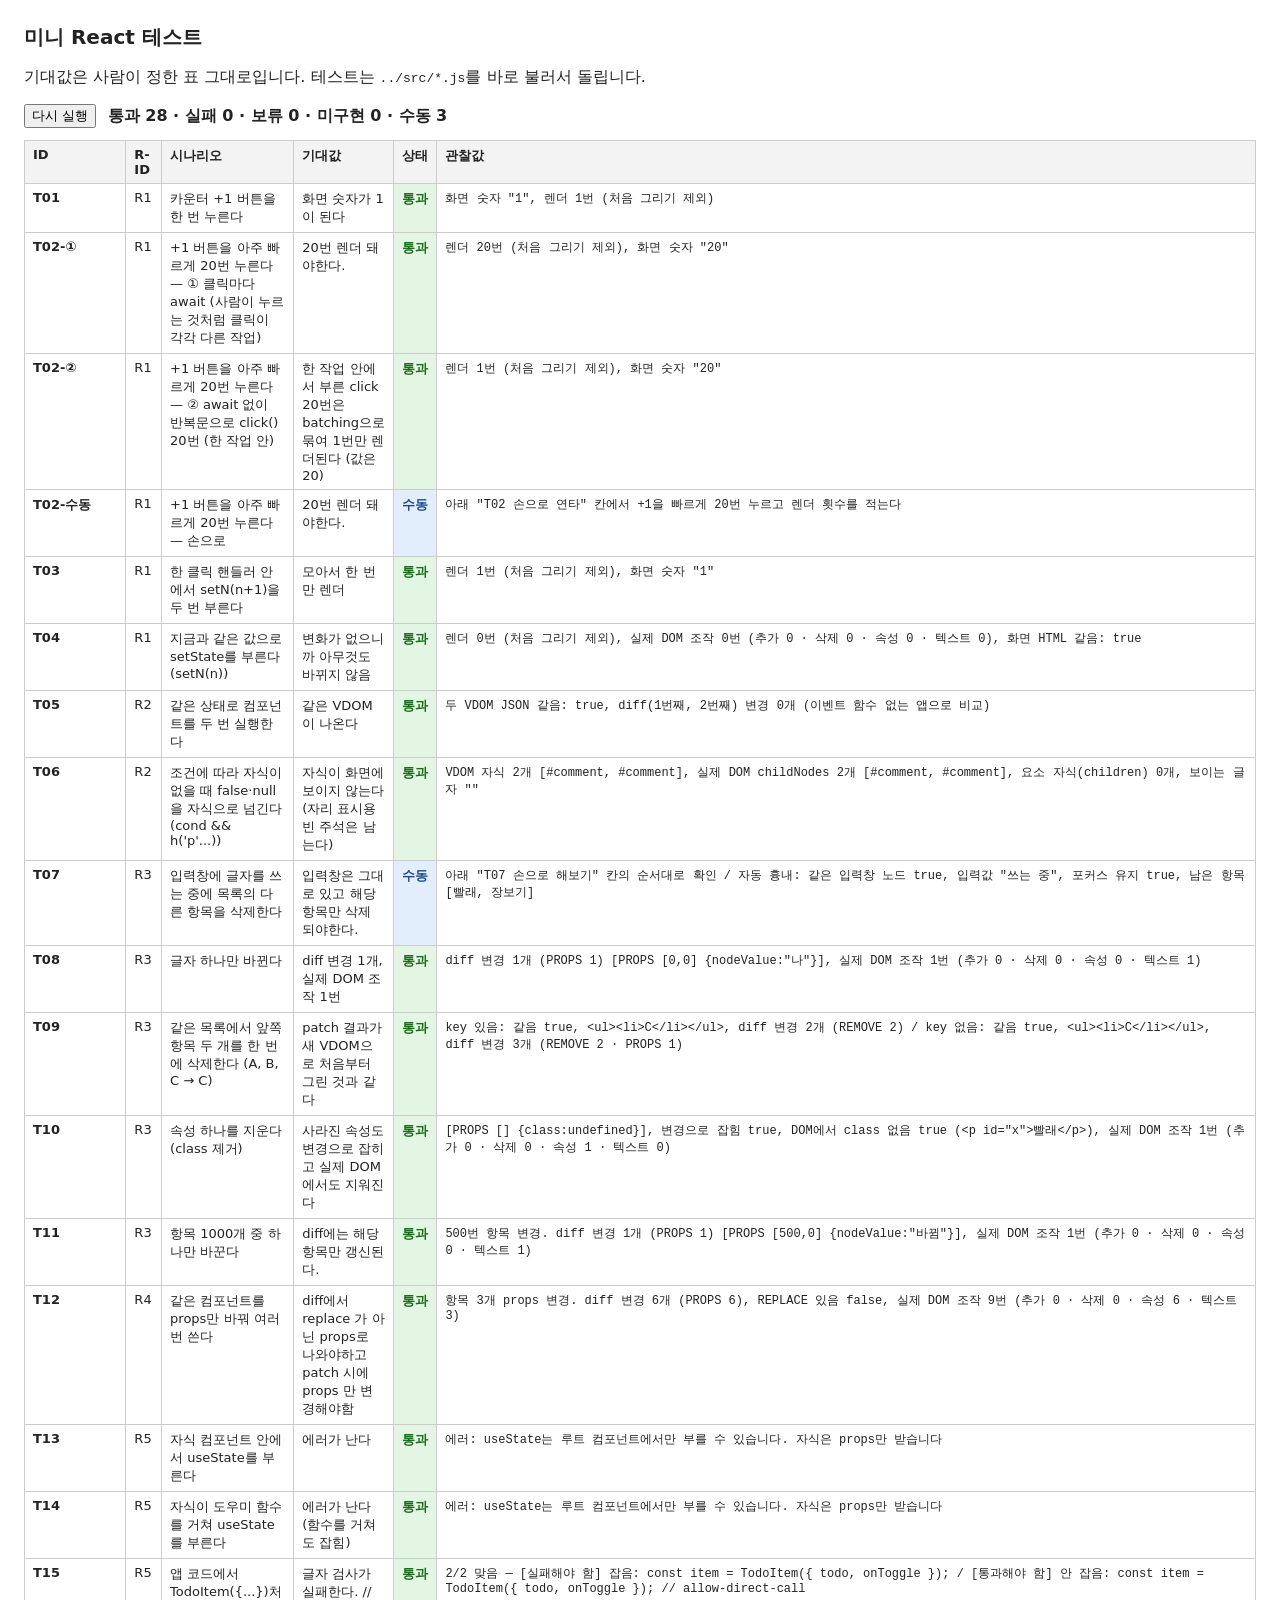
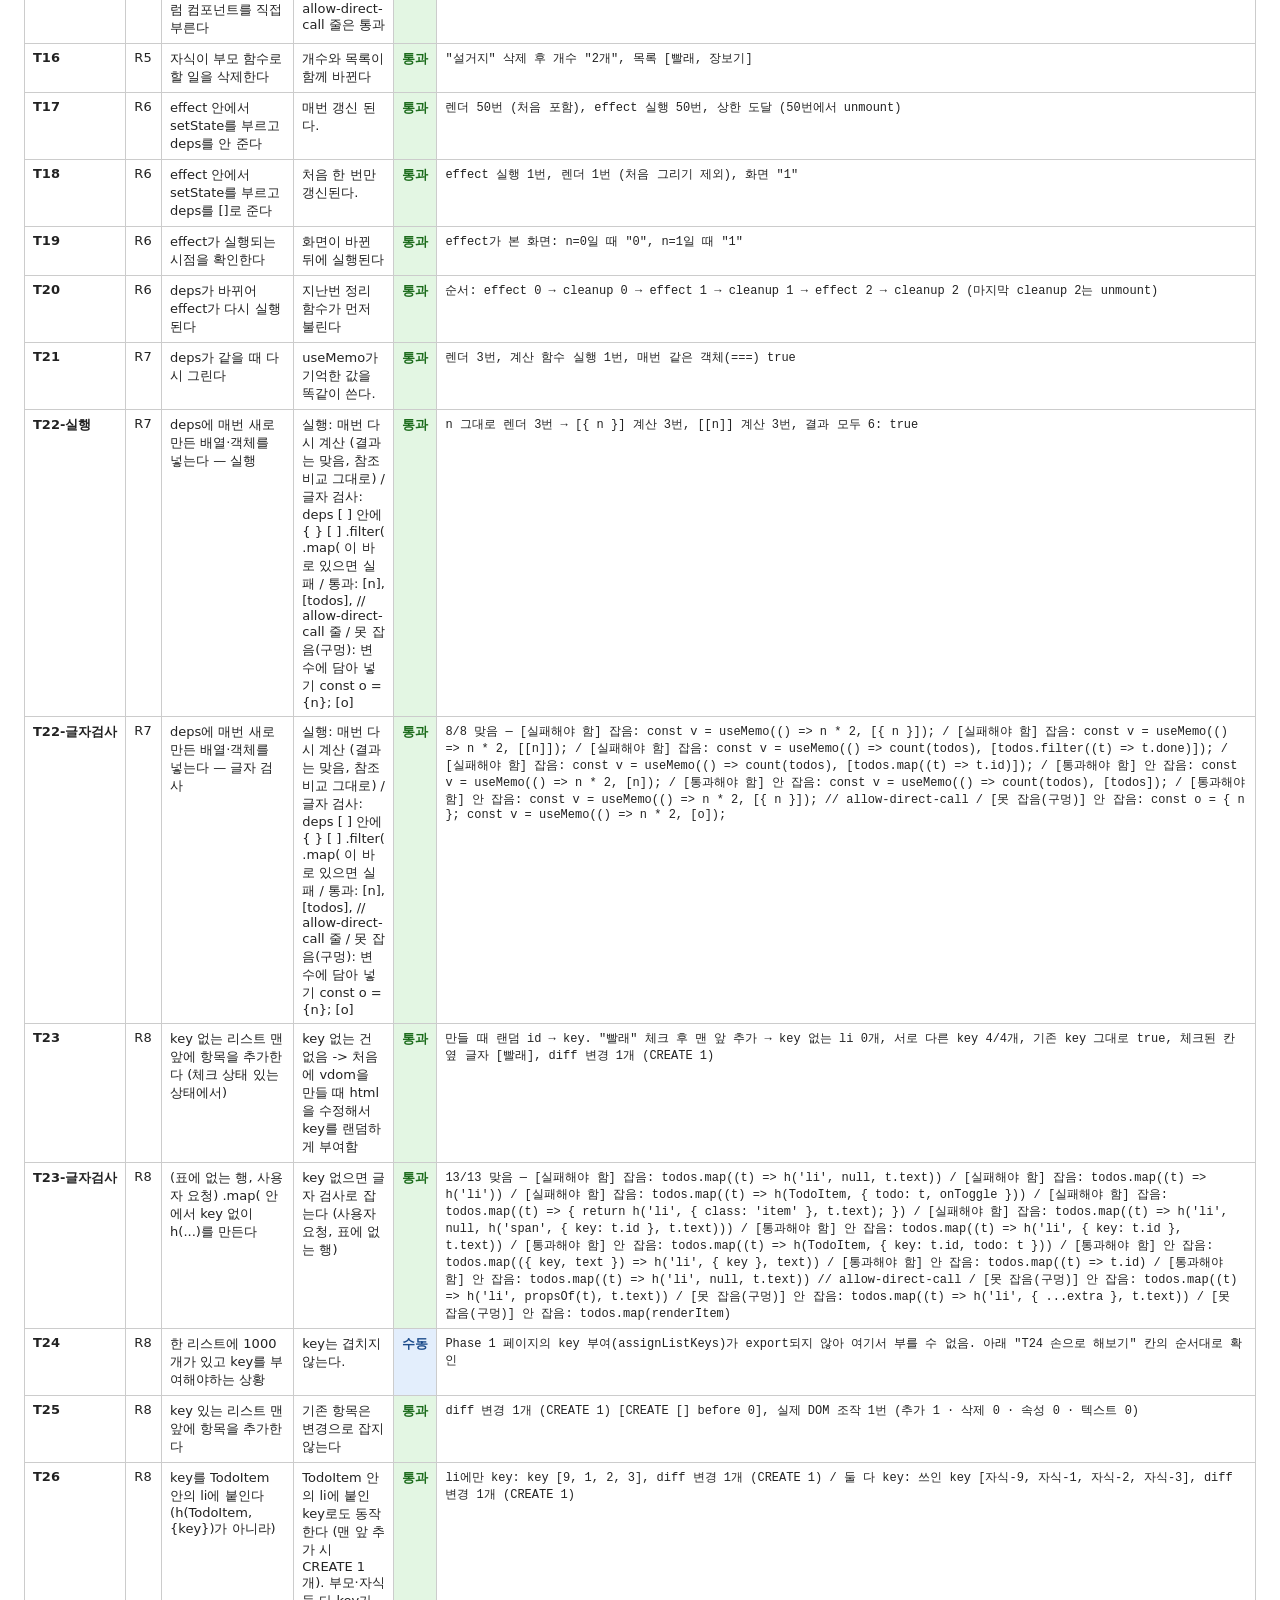
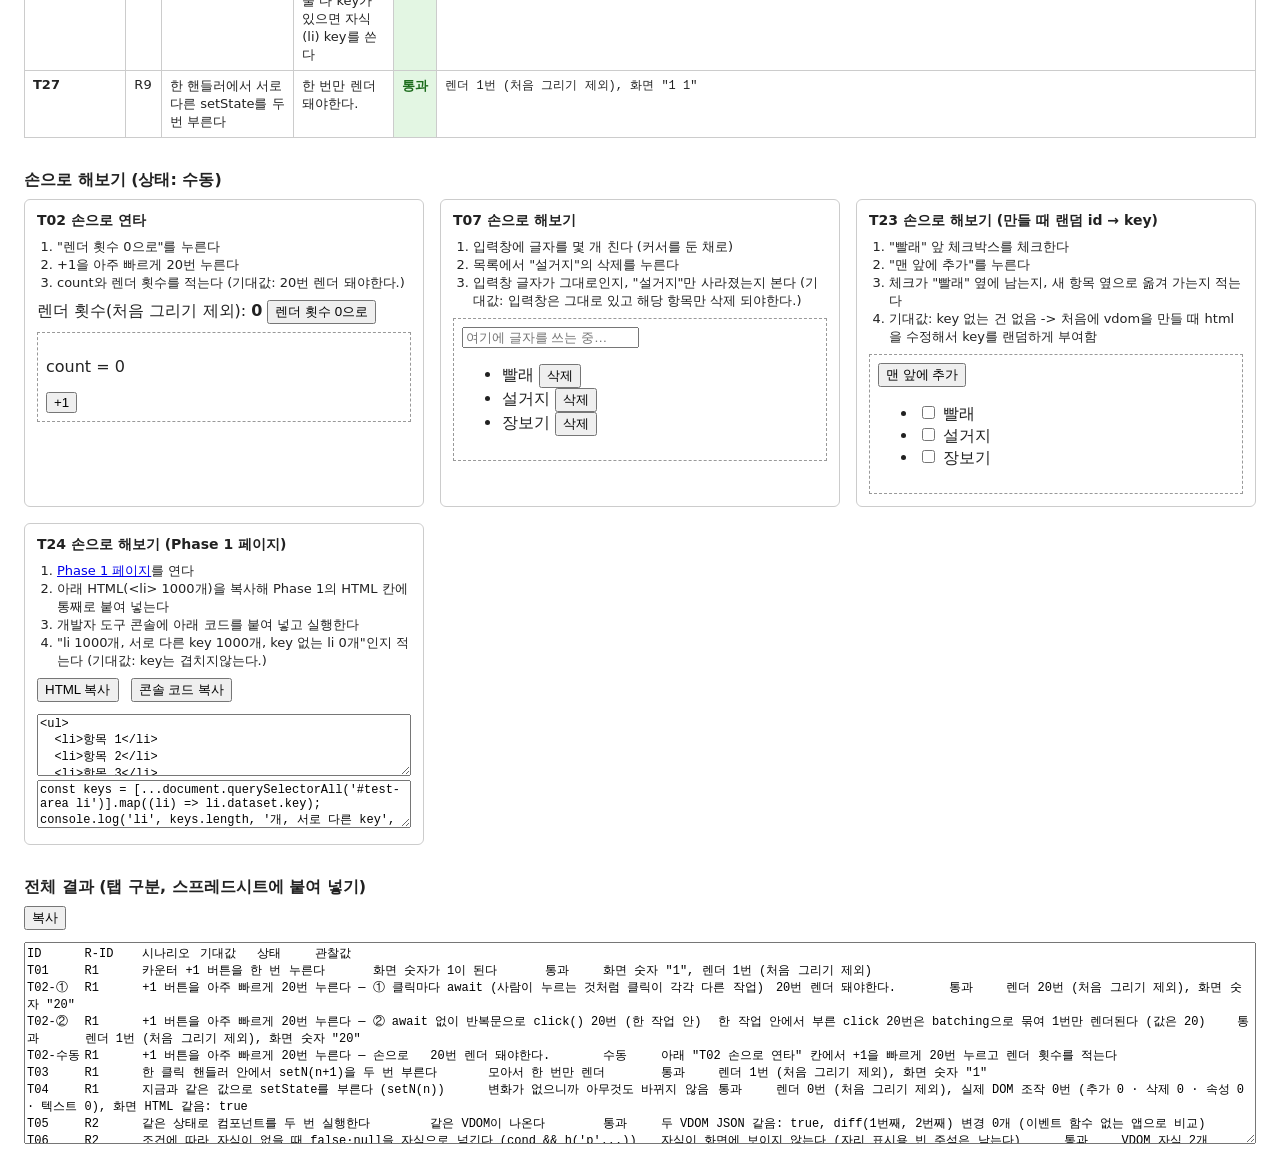
<file: tests/index.html>
<!doctype html>
<html lang="ko">
<head>
  <meta charset="utf-8">
  <meta name="viewport" content="width=device-width, initial-scale=1">
  <title>미니 React 테스트</title>
  <style>
    body { font-family: system-ui, sans-serif; margin: 24px; color: #222; background: #fff; }
    h1 { font-size: 20px; margin: 0 0 4px; }
    h2 { font-size: 16px; margin: 32px 0 8px; }
    .bar { display: flex; gap: 12px; align-items: center; margin: 8px 0 12px; }
    table { border-collapse: collapse; width: 100%; font-size: 13px; }
    th, td { border: 1px solid #ccc; padding: 6px 8px; text-align: left; vertical-align: top; }
    th { background: #f3f3f3; position: sticky; top: 0; }
    td:nth-child(1) { white-space: nowrap; font-weight: 600; }
    td:nth-child(3), td:nth-child(4) { max-width: 260px; }
    .observed { font-family: ui-monospace, Consolas, monospace; font-size: 12px; }
    .status { white-space: nowrap; font-weight: 600; }
    .s-통과 { background: #e3f6e3; color: #1b6b1b; }
    .s-실패 { background: #fde4e4; color: #a01818; }
    .s-보류 { background: #fff4d6; color: #7a5a00; }
    .s-미구현 { background: #ececec; color: #555; }
    .s-수동 { background: #e3eefc; color: #1a4a8a; }
    .manual { display: grid; grid-template-columns: repeat(auto-fit, minmax(300px, 1fr)); gap: 16px; }
    .card { border: 1px solid #ccc; border-radius: 6px; padding: 12px; }
    .card h3 { font-size: 14px; margin: 0 0 8px; }
    .card ol { margin: 0 0 8px; padding-left: 20px; font-size: 13px; }
    .app { border: 1px dashed #999; padding: 8px; margin-top: 8px; }
    textarea { width: 100%; box-sizing: border-box; font-family: ui-monospace, Consolas, monospace; font-size: 12px; }
    #sandbox { position: absolute; left: -9999px; top: 0; }
  </style>
</head>
<body>
  <h1>미니 React 테스트</h1>
  <p>기대값은 사람이 정한 표 그대로입니다. 테스트는 <code>../src/*.js</code>를 바로 불러서 돌립니다.</p>

  <div class="bar">
    <button id="rerun">다시 실행</button>
    <strong id="summary">실행 중…</strong>
  </div>

  <table id="results">
    <thead>
      <tr><th>ID</th><th>R-ID</th><th>시나리오</th><th>기대값</th><th>상태</th><th>관찰값</th></tr>
    </thead>
    <tbody></tbody>
  </table>

  <h2>손으로 해보기 (상태: 수동)</h2>
  <div class="manual">
    <div class="card">
      <h3>T02 손으로 연타</h3>
      <ol>
        <li>"렌더 횟수 0으로"를 누른다</li>
        <li>+1을 아주 빠르게 20번 누른다</li>
        <li>count와 렌더 횟수를 적는다 (기대값: 20번 렌더 돼야한다.)</li>
      </ol>
      <div>렌더 횟수(처음 그리기 제외): <strong id="t02-renders">0</strong> <button id="t02-reset">렌더 횟수 0으로</button></div>
      <div class="app" id="t02-app"></div>
    </div>

    <div class="card">
      <h3>T07 손으로 해보기</h3>
      <ol>
        <li>입력창에 글자를 몇 개 친다 (커서를 둔 채로)</li>
        <li>목록에서 "설거지"의 삭제를 누른다</li>
        <li>입력창 글자가 그대로인지, "설거지"만 사라졌는지 본다 (기대값: 입력창은 그대로 있고 해당 항목만 삭제 되야한다.)</li>
      </ol>
      <div class="app" id="t07-app"></div>
    </div>

    <div class="card">
      <h3>T23 손으로 해보기 (만들 때 랜덤 id → key)</h3>
      <ol>
        <li>"빨래" 앞 체크박스를 체크한다</li>
        <li>"맨 앞에 추가"를 누른다</li>
        <li>체크가 "빨래" 옆에 남는지, 새 항목 옆으로 옮겨 가는지 적는다</li>
        <li>기대값: key 없는 건 없음 -&gt; 처음에 vdom을 만들 때 html을 수정해서 key를 랜덤하게 부여함</li>
      </ol>
      <div class="app" id="t23-app"></div>
    </div>

    <div class="card">
      <h3>T24 손으로 해보기 (Phase 1 페이지)</h3>
      <ol>
        <li><a href="../pages/phase1/index.html" target="_blank">Phase 1 페이지</a>를 연다</li>
        <li>아래 HTML(&lt;li&gt; 1000개)을 복사해 Phase 1의 HTML 칸에 통째로 붙여 넣는다</li>
        <li>개발자 도구 콘솔에 아래 코드를 붙여 넣고 실행한다</li>
        <li>"li 1000개, 서로 다른 key 1000개, key 없는 li 0개"인지 적는다 (기대값: key는 겹치지않는다.)</li>
      </ol>
      <div class="bar"><button data-copy="t24-html">HTML 복사</button><button data-copy="t24-console">콘솔 코드 복사</button></div>
      <textarea id="t24-html" rows="4" readonly></textarea>
      <textarea id="t24-console" rows="3" readonly></textarea>
    </div>
  </div>

  <h2>전체 결과 (탭 구분, 스프레드시트에 붙여 넣기)</h2>
  <div class="bar"><button id="copy">복사</button></div>
  <textarea id="tsv" rows="14" readonly></textarea>

  <div id="sandbox" aria-hidden="true"></div>

  <script type="module" src="./main.js"></script>
</body>
</html>
</file>
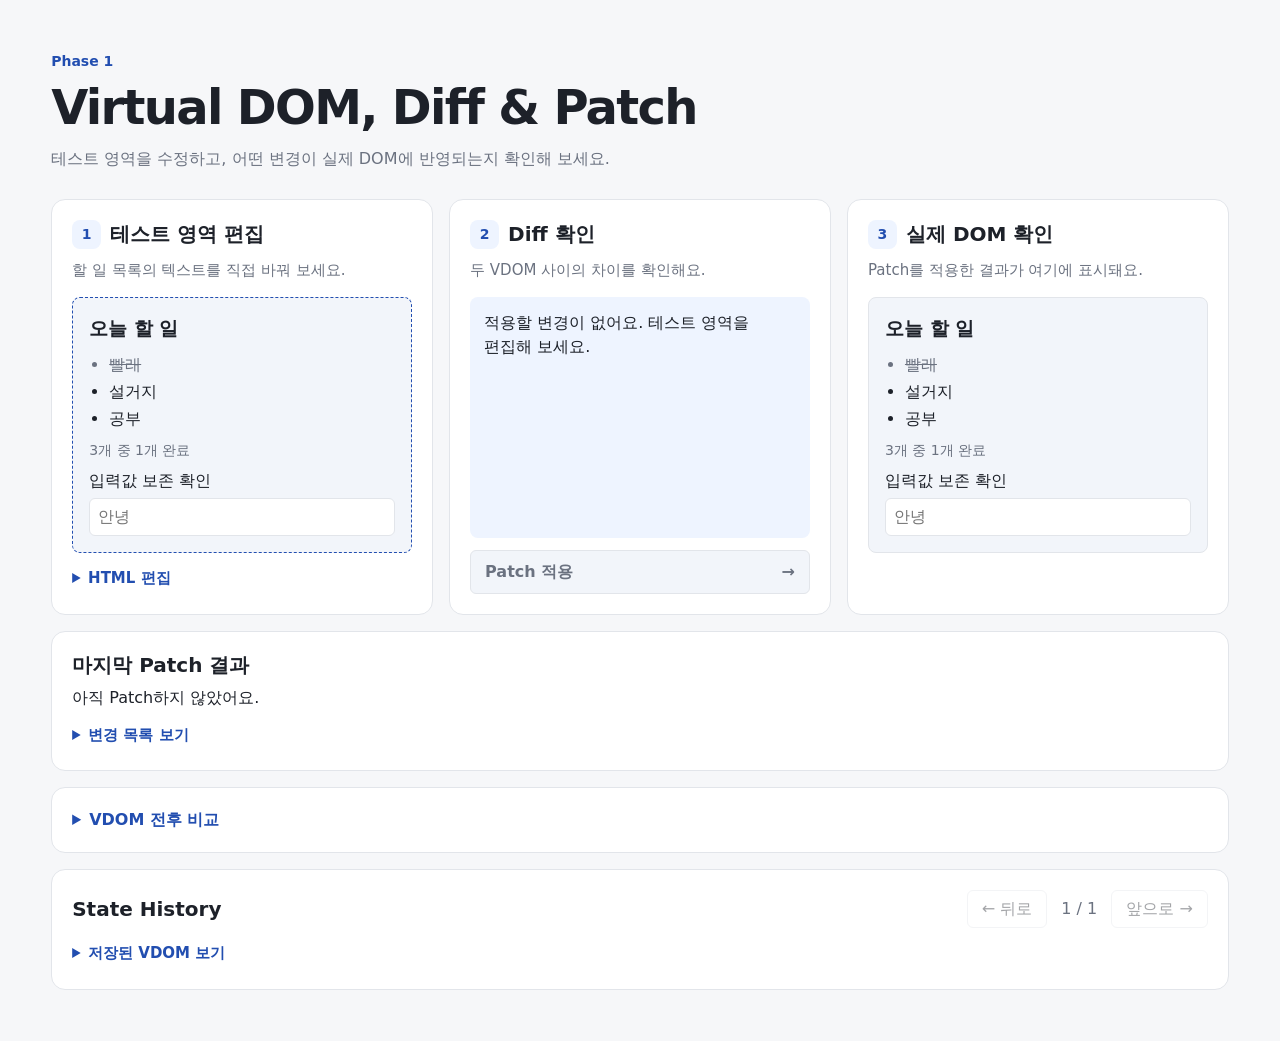
<file: pages/demo/index.html>
<!doctype html>
<html lang="ko">
<head>
  <meta charset="utf-8">
  <meta name="viewport" content="width=device-width, initial-scale=1">
  <title>Phase 1 · VDOM Diff 검증</title>
  <style>
    :root {
      --bg: #f6f7f9;
      --panel: #ffffff;
      --text: #1d2129;
      --muted: #6b7280;
      --line: #e2e5ea;
      --accent: #2f6fed;
      --code-bg: #f1f3f6;
      --bad: #d64545;
      color-scheme: light dark;
    }

    @media (prefers-color-scheme: dark) {
      :root {
        --bg: #15171c;
        --panel: #1d2027;
        --text: #e6e8ec;
        --muted: #9aa1ad;
        --line: #2c313b;
        --accent: #6b9bff;
        --code-bg: #242832;
        --bad: #ff7a7a;
      }
    }

    * { box-sizing: border-box; }

    body {
      background: var(--bg);
      color: var(--text);
      font: 15px/1.5 system-ui, -apple-system, "Apple SD Gothic Neo", "Malgun Gothic", sans-serif;
    }

    .controls { display: flex; align-items: center; gap: 8px; }
    .pos { color: var(--muted); font-variant-numeric: tabular-nums; min-width: 48px; text-align: center; }

    button {
      font: inherit;
      padding: 6px 14px;
      border: 1px solid var(--line);
      border-radius: 6px;
      background: var(--panel);
      color: var(--text);
      cursor: pointer;
    }
    button:disabled { opacity: .4; cursor: default; }

    .panel {
      background: var(--panel);
      border: 1px solid var(--line);
      min-width: 0;
    }

    .area {
      border: 1px dashed var(--line);
      border-radius: 8px;
    }
    #test-area:focus { outline: 2px solid var(--accent); outline-offset: 2px; }

    .source-label { display: block; margin: 12px 0 6px; color: var(--muted); font-size: 13px; }

    textarea {
      width: 100%;
      min-height: 160px;
      padding: 10px;
      border: 1px solid var(--line);
      border-radius: 8px;
      background: var(--code-bg);
      color: var(--text);
      font: 13px/1.5 ui-monospace, SFMono-Regular, Menlo, monospace;
      resize: vertical;
    }
    textarea.invalid { border-color: var(--bad); }

    .summary { margin: 0 0 8px; }
    .log {
      margin: 0;
      max-height: 260px;
      overflow: auto;
      padding: 10px;
      border-radius: 8px;
      background: var(--code-bg);
      font: 12px/1.5 ui-monospace, SFMono-Regular, Menlo, monospace;
    }

    /* 샘플 HTML 모양 */
    .card .title { margin: 0 0 8px; font-size: 16px; }
    .card .todos { margin: 0 0 8px; padding-left: 20px; }
    .card .done { color: var(--muted); text-decoration: line-through; }
    .card .count { margin: 0 0 8px; color: var(--muted); font-size: 13px; }
    .card input { width: 100%; padding: 6px 8px; font: inherit; }

    .presentation {
      --surface: #f2f5fa;
      --blue-surface: #eef4ff;
      --blue-text: #224eb0;
      --blue-button: #2356cf;
      max-width: 1360px;
      margin: 0 auto;
      padding: clamp(16px, 4vw, 52px);
      font-size: 16px;
      word-break: keep-all;
      overflow-wrap: anywhere;
    }

    @media (prefers-color-scheme: dark) {
      .presentation {
        --surface: #252a34;
        --blue-surface: #202d49;
        --blue-text: #b7ccff;
        --blue-button: #3464d9;
      }
    }

    .page-header { margin-bottom: 28px; }
    .phase-label {
      margin: 0 0 8px;
      color: var(--blue-text);
      font-size: 14px;
      font-weight: 750;
    }
    .page-header h1 {
      margin: 0;
      font-size: clamp(30px, 4vw, 48px);
      line-height: 1.14;
      letter-spacing: -.035em;
    }
    .page-header .intro { margin: 12px 0 0; color: var(--muted); font-size: 16px; }

    .workflow {
      display: grid;
      grid-template-columns: repeat(3, minmax(0, 1fr));
      gap: 16px;
    }
    .presentation .panel { padding: 20px; border-radius: 14px; }
    .presentation h2 { margin: 0; font-size: 20px; line-height: 1.3; }
    .step h2 { display: flex; align-items: center; gap: 9px; }
    .step-number {
      display: grid;
      place-items: center;
      flex: 0 0 29px;
      height: 29px;
      border-radius: 8px;
      background: var(--blue-surface);
      color: var(--blue-text);
      font-size: 14px;
    }
    .step-description {
      margin: 10px 0 16px;
      color: var(--muted);
      font-size: 15px;
    }

    .presentation .area {
      min-height: 232px;
      padding: 16px;
      background: var(--surface);
    }
    .presentation #test-area { border-color: var(--blue-text); }
    .presentation #real-area { border: 1px solid var(--line); }
    .presentation .card .title { font-size: 19px; }
    .presentation .card .todos { line-height: 1.7; }
    .presentation .card .count { font-size: 14px; }
    .presentation .card input {
      display: block;
      margin-top: 5px;
      border: 1px solid var(--line);
      border-radius: 6px;
      background: var(--panel);
    }

    .diff-step { display: flex; flex-direction: column; }
    .diff-result {
      flex: 1;
      min-height: 176px;
      margin-bottom: 12px;
      padding: 14px;
      border-radius: 8px;
      background: var(--blue-surface);
    }
    .diff-result .summary { margin: 0; }
    .diff-changes {
      display: grid;
      gap: 8px;
      max-height: 180px;
      overflow: auto;
      margin: 10px 0 0;
      padding: 0;
      list-style: none;
    }
    .diff-changes:empty,
    .diff-changes:empty + details { display: none; }
    .diff-change {
      padding: 9px 10px;
      border-radius: 8px;
      background: var(--panel);
    }
    .diff-change h3 {
      margin: 0 0 4px;
      color: var(--muted);
      font: 600 13px/1.4 ui-monospace, SFMono-Regular, Menlo, monospace;
    }
    .diff-change p { margin: 0; font-size: 15px; }
    .diff-change p + p { margin-top: 4px; }
    .presentation mark {
      padding: 1px 3px;
      border-radius: 3px;
      background: #ffe69a;
      color: #382500;
      box-decoration-break: clone;
      -webkit-box-decoration-break: clone;
    }
    .diff-result .log {
      max-height: 152px;
      margin-top: 10px;
      background: var(--panel);
    }
    .presentation .log:empty { display: none; }
    .presentation .primary {
      display: flex;
      align-items: center;
      justify-content: space-between;
      min-height: 44px;
      background: var(--blue-button);
      border-color: var(--blue-button);
      color: #fff;
      font-weight: 700;
    }
    .presentation .primary:disabled {
      opacity: 1;
      background: var(--surface);
      border-color: var(--line);
      color: var(--muted);
    }

    .presentation .log-panel,
    .comparison { margin: 16px 0 0; max-width: none; }
    .log-panel > .summary { margin: 8px 0 0; }
    .disclosure { min-width: 0; }
    .disclosure:not(.comparison) { margin-top: 10px; }
    .disclosure > summary {
      padding: 4px 0;
      color: var(--blue-text);
      font-size: 15px;
      font-weight: 650;
      cursor: pointer;
    }
    .comparison > summary { padding: 0; font-size: 16px; }
    .disclosure > .log,
    .disclosure > .summary { margin-top: 8px; }
    .presentation .log { font-size: 14px; }
    .presentation textarea { display: block; font-size: 16px; }
    .presentation :focus-visible {
      outline: 2px solid var(--accent);
      outline-offset: 2px;
    }
    .presentation .vdom-trees {
      display: grid;
      grid-template-columns: repeat(2, minmax(0, 1fr));
      margin-top: 12px;
      max-height: min(58vh, 480px);
      overflow: auto;
      border: 1px solid var(--line);
      border-radius: 8px;
      background: var(--code-bg);
    }
    .vdom-trees > div + div { border-inline-start: 1px solid var(--line); }
    .vdom-trees h3 {
      position: sticky;
      top: 0;
      margin: 0;
      padding: 8px 10px;
      border-bottom: 1px solid var(--line);
      background: var(--panel);
      font-size: 14px;
    }
    .presentation .vdom-trees .log {
      max-height: none;
      overflow: visible;
      white-space: pre-wrap;
      overflow-wrap: anywhere;
      font-size: 13px;
    }
    .vdom-trees .vdom-line { display: block; min-height: 1.5em; }
    .vdom-trees .vdom-line:has(mark) { background: var(--blue-surface); }
    .vdom-trees .vdom-change-label { font-weight: 700; }
    .presentation #history-select { font: inherit; margin-bottom: 8px; }
    .history-heading {
      display: flex;
      flex-wrap: wrap;
      align-items: center;
      justify-content: space-between;
      gap: 8px 16px;
    }
    .history-heading .controls { flex-wrap: wrap; }

    @media (max-width: 950px) {
      .workflow { grid-template-columns: minmax(0, 1fr); }
      .diff-result { min-height: 0; }
    }
  </style>
</head>
<body class="presentation">
  <header class="page-header">
    <p class="phase-label">Phase 1</p>
    <h1>Virtual DOM, Diff &amp; Patch</h1>
    <p class="intro">테스트 영역을 수정하고, 어떤 변경이 실제 DOM에 반영되는지 확인해 보세요.</p>
  </header>

  <main>
    <div class="workflow">
      <section class="panel step">
        <h2><span class="step-number">1</span> 테스트 영역 편집</h2>
        <p class="step-description" id="edit-help">할 일 목록의 텍스트를 직접 바꿔 보세요.</p>
        <div id="test-area" class="area" contenteditable="true" spellcheck="false"
             aria-label="테스트 영역" aria-describedby="edit-help"></div>
        <details class="disclosure">
          <summary>HTML 편집</summary>
          <label class="source-label" for="test-source">테스트 영역 HTML</label>
          <textarea id="test-source" spellcheck="false" aria-describedby="pending-summary"></textarea>
        </details>
      </section>

      <section class="panel step diff-step">
        <h2><span class="step-number">2</span> Diff 확인</h2>
        <p class="step-description">두 VDOM 사이의 차이를 확인해요.</p>
        <div class="diff-result">
          <p id="pending-summary" class="summary" role="status">테스트 영역을 편집하면 차이가 여기에 표시돼요.</p>
          <ul id="pending-changes" class="diff-changes" aria-label="바뀐 값"></ul>
          <details class="disclosure">
            <summary>변경 목록 JSON 보기</summary>
            <pre id="pending-log" class="log"></pre>
          </details>
        </div>
        <button id="btn-patch" type="button" class="primary" disabled>Patch 적용 <span aria-hidden="true">→</span></button>
      </section>

      <section class="panel step">
        <h2><span class="step-number">3</span> 실제 DOM 확인</h2>
        <p class="step-description">Patch를 적용한 결과가 여기에 표시돼요.</p>
        <div id="real-area" class="area">
          <div class="card">
            <h3 class="title">오늘 할 일</h3>
            <ul class="todos">
              <li class="done">빨래</li>
              <li>설거지</li>
              <li>공부</li>
            </ul>
            <p class="count">3개 중 1개 완료</p>
            <label>
              입력값 보존 확인
              <input type="text" placeholder="안녕">
            </label>
          </div>
        </div>
      </section>
    </div>

    <section class="panel log-panel">
      <h2>마지막 Patch 결과</h2>
      <p id="summary" class="summary" role="status">아직 Patch하지 않았어요.</p>
      <details class="disclosure">
        <summary>변경 목록 보기</summary>
        <pre id="patch-log" class="log"></pre>
      </details>
    </section>

    <details id="vdom-details" class="panel disclosure comparison">
      <summary id="vdom-comparison-label">VDOM 전후 비교</summary>
      <div class="vdom-trees" role="region" aria-labelledby="vdom-comparison-label" tabindex="0">
        <div>
          <h3 id="before-vdom-label">현재 VDOM</h3>
          <pre id="before-vdom" class="log"></pre>
        </div>
        <div>
          <h3 id="after-vdom-label">편집 후 VDOM</h3>
          <pre id="after-vdom" class="log"></pre>
        </div>
      </div>
    </details>

    <section class="panel log-panel">
      <div class="history-heading">
        <h2>State History</h2>
        <div class="controls" role="group" aria-label="저장 시점 이동">
          <button id="btn-back" type="button" disabled>← 뒤로</button>
          <span id="history-pos" class="pos" role="status">1 / 1</span>
          <button id="btn-forward" type="button" disabled>앞으로 →</button>
        </div>
      </div>
      <details id="history-details" class="disclosure">
        <summary>저장된 VDOM 보기</summary>
        <label class="source-label" for="history-select">저장 시점</label>
        <select id="history-select"></select>
        <pre id="history-vdom" class="log"></pre>
      </details>
    </section>
  </main>

  <script type="module">
    /**
     * Phase 1 검증 페이지
     *
     * 이 파일은 src/의 함수 4개로 편집, 비교, 적용, 이력을 연결한다.
     *
     *   domToVdom(node)        실제 DOM 노드 → VDOM
     *   vdomToDom(vnode)       VDOM → 실제 DOM 노드
     *   diff(oldVnode, newVnode)  → 변경 목록 (배열)
     *   patch(rootNode, patches)  변경 목록을 rootNode 기준으로 실제 DOM에 반영
     *                          (path가 []인 REPLACE는 rootNode 자체를 교체할 수 있음)
     *
     * 각 영역(.area) 안에는 루트 요소가 정확히 하나 있다고 가정한다.
     */
    import { domToVdom, vdomToDom } from '../../src/vdom.js';
    import { diff, namesOf } from '../../src/diff.js';
    import { patch } from '../../src/patch.js';

    const $ = (id) => document.getElementById(id);
    const realArea = $('real-area');
    const testArea = $('test-area');
    const testSource = $('test-source');
    const btnPatch = $('btn-patch');
    const btnBack = $('btn-back');
    const btnForward = $('btn-forward');
    const posLabel = $('history-pos');
    const pendingSummary = $('pending-summary');
    const pendingChanges = $('pending-changes');
    const pendingLog = $('pending-log');
    const vdomDetails = $('vdom-details');
    const beforeVdomLabel = $('before-vdom-label');
    const afterVdomLabel = $('after-vdom-label');
    const beforeVdom = $('before-vdom');
    const afterVdom = $('after-vdom');
    const summary = $('summary');
    const patchLog = $('patch-log');
    const historyDetails = $('history-details');
    const historySelect = $('history-select');
    const historyVdom = $('history-vdom');

    // ── State History ─────────────────────────────────────────
    // history[index]가 지금 실제 영역에 그려져 있는 VDOM
    let history = [];
    let index = 0;
    let pending = null;
    let pendingError = '';
    let lastApplied = null;
    let previousTestItems = new WeakSet();

    // ── 영역 헬퍼 ─────────────────────────────────────────────
    const rootOf = (area) => area.firstElementChild;

    function singleRootOf(container) {
      if (container.children.length !== 1) return null;
      const hasOutsideText = Array.from(container.childNodes).some((node) =>
        node.nodeType === Node.TEXT_NODE && node.data.trim() !== '',
      );
      return hasOutsideText ? null : rootOf(container);
    }

    function assignListKeys(root) {
      for (const item of root.querySelectorAll('li:not([data-key])')) {
        item.dataset.key = globalThis.crypto.randomUUID();
      }
    }

    /** 테스트 영역을 vnode로 통째로 다시 그림 (테스트 영역은 사용자가 고치는 곳이라 diff 대상이 아님) */
    function renderTestArea(vnode) {
      testArea.replaceChildren(vdomToDom(vnode));
      syncSourceFromTest();
    }

    function syncSourceFromTest() {
      const root = singleRootOf(testArea);
      if (root) assignListKeys(root);
      testSource.value = testArea.innerHTML;
      updatePending(root);
    }

    function syncTestFromSource() {
      const tpl = document.createElement('template');
      tpl.innerHTML = testSource.value.trim();
      const root = singleRootOf(tpl.content);
      if (root) {
        // 입력 중인 HTML의 커서를 유지하기 위해 키는 테스트 영역에만 넣는다.
        assignListKeys(root);
        testArea.replaceChildren(root);
      }
      updatePending(root);
    }

    function onTestInput() {
      // 브라우저가 줄을 나누거나 복사할 때 원래 항목의 키까지 복제할 수 있다.
      for (const item of testArea.querySelectorAll('li[data-key]')) {
        if (previousTestItems.has(item)) continue;
        const hasMatchingSibling = Array.from(item.parentElement.children).some((sibling) =>
          sibling !== item && sibling.getAttribute('data-key') === item.dataset.key,
        );
        if (hasMatchingSibling) item.removeAttribute('data-key');
      }
      syncSourceFromTest();
    }

    function updatePending(root) {
      previousTestItems = new WeakSet(testArea.querySelectorAll('li'));
      pending = null;
      pendingError = '';
      if (root) {
        const vnode = domToVdom(root);
        try {
          pending = { vnode, patches: diff(history[index], vnode) };
        } catch (error) {
          pendingError = error.message;
        }
      }
      showPending();
    }

    function showPending() {
      testSource.classList.toggle('invalid', pending === null);
      testSource.setAttribute('aria-invalid', String(pending === null));
      const count = pending?.patches.length ?? 0;
      btnPatch.disabled = count === 0;
      pendingLog.textContent = count > 0 ? JSON.stringify(pending.patches, null, 2) : '';
      renderPendingChanges(history[index], pending?.patches ?? []);

      if (!pending) {
        pendingSummary.textContent = pendingError || '테스트 영역의 내용을 바깥 태그 하나로 감싸세요.';
      } else if (count === 0) {
        pendingSummary.textContent = '적용할 변경이 없어요. 테스트 영역을 편집해 보세요.';
      } else {
        pendingSummary.textContent = `변경 ${count}개가 준비됐어요. Patch를 누르면 실제 영역에 반영돼요.`;
      }

      showVdomTrees();
    }

    function renderPendingChanges(previous, patches) {
      const items = patches.map((change) => {
        const { type, path } = change;
        const before = type === 'CREATE'
          ? undefined
          : path.reduce((node, child) => node.children[child], previous);
        const item = document.createElement('li');
        item.className = 'diff-change';
        const heading = document.createElement('h3');
        heading.textContent = `${type} · ${JSON.stringify(path)}`;
        item.append(heading);

        if (type === 'PROPS') {
          for (const [name, value] of Object.entries(change.props)) {
            const oldValue = JSON.stringify(before.props[name]);
            const newValue = JSON.stringify(value);
            item.append(renderChangedValue(oldValue, newValue, name));
          }
        } else {
          item.append(renderChangedValue(describeNode(before), describeNode(change.vnode)));
        }
        return item;
      });
      pendingChanges.replaceChildren(...items);
    }

    function describeNode(node) {
      if (node === undefined) return undefined;
      const value = textValue(node);
      if (value !== undefined) return JSON.stringify(value);
      if (node.type === '#comment') return `<!--${node.props.nodeValue}-->`;
      const text = node.children.map(textValue).filter((child) => child?.trim()).join(' ');
      return text ? `<${node.type}> ${JSON.stringify(text)}` : `<${node.type}>`;
    }

    function textValue(node) {
      if (node.type === '#text') return node.props.nodeValue;
    }

    function renderChangedValue(before, after, name) {
      const row = document.createElement('p');
      const highlight = document.createElement('mark');
      if (name) row.append(`${name} `);
      if (after !== undefined) {
        if (before !== undefined) row.append(`${before} → `);
        highlight.textContent = after;
      } else {
        highlight.textContent = before;
      }
      row.append(highlight);
      return row;
    }

    function showVdomTrees() {
      if (!vdomDetails.open) return;

      const applied = pending?.patches.length === 0 ? lastApplied : null;
      beforeVdomLabel.textContent = applied ? '적용 전 VDOM' : '현재 VDOM';
      afterVdomLabel.textContent = applied ? '적용 후 VDOM' : '편집 후 VDOM';
      if (applied) {
        renderComparison(applied.before, applied.after, applied.patches);
      } else {
        renderComparison(history[index], pending?.vnode, pending?.patches);
      }
    }

    function renderComparison(before, after, patches = []) {
      const beforeChanges = new Map();
      const afterChanges = new Map();
      const afterNodesByOldNode = new Map();
      if (patches.length > 0) matchAfterNodes(before, after, afterNodesByOldNode);
      for (const change of patches) {
        const oldNode = change.path.reduce((node, index) => node.children[index], before);
        if (change.type !== 'CREATE') addChange(beforeChanges, oldNode, change);
        if (change.type !== 'REMOVE') {
          // CREATE와 REPLACE의 vnode는 새 트리의 노드다. 나머지는 이전 경로로 대응 노드를 찾는다.
          const newNode = change.vnode ?? afterNodesByOldNode.get(oldNode);
          addChange(afterChanges, newNode, change);
        }
      }
      renderVdomTree(beforeVdom, before, beforeChanges);
      renderVdomTree(afterVdom, after, afterChanges);
    }

    function matchAfterNodes(before, after, matches) {
      matches.set(before, after);
      if (before.type !== after.type || before.children.length === 0) return;

      const afterByName = new Map(namesOf(after.children).map((name, index) => [name, after.children[index]]));
      namesOf(before.children).forEach((name, index) => {
        const match = afterByName.get(name);
        if (match) matchAfterNodes(before.children[index], match, matches);
      });
    }

    function addChange(changes, node, change) {
      if (!changes.has(node)) changes.set(node, []);
      changes.get(node).push(change);
    }

    function showHistory() {
      if (!historyDetails.open) return;
      historySelect.replaceChildren(...history.map((_, position) => {
        const option = document.createElement('option');
        option.value = position;
        option.textContent = position === index ? `${position + 1}번 (현재)` : `${position + 1}번`;
        return option;
      }));
      historySelect.selectedIndex = index;
      showHistoryVdom();
    }

    function showHistoryVdom() {
      renderVdomTree(historyVdom, history[historySelect.selectedIndex]);
    }

    function renderVdomTree(output, vnode, changes = new Map()) {
      if (!vnode) {
        output.textContent = '바깥 태그 하나로 감싸면 VDOM을 볼 수 있어요.';
        return;
      }

      const tree = document.createDocumentFragment();

      function visit(node, depth) {
        const entries = changes.get(node) ?? [];
        const propChange = entries.find(({ type }) => type === 'PROPS');
        const indent = '  '.repeat(depth);
        const line = document.createElement('span');
        line.className = 'vdom-line';
        line.append(indent);

        function append(text, highlight = false, className = '') {
          if (highlight) {
            const mark = document.createElement('mark');
            mark.className = className;
            mark.textContent = text;
            line.append(mark);
          } else {
            line.append(text);
          }
        }

        const text = textValue(node);
        const isComment = node.type === '#comment';
        if (text !== undefined) {
          append(JSON.stringify(text), entries.length > 0);
        } else if (isComment) {
          append(`<!--${node.props.nodeValue}-->`, entries.length > 0);
        } else {
          const tagChanged = entries.some(({ type }) => type !== 'PROPS');
          append(`<${node.type}`, tagChanged);
          for (const [name, value] of Object.entries(node.props)) {
            const changed = propChange && Object.hasOwn(propChange.props, name);
            append(` ${name}=${JSON.stringify(value)}`, changed);
          }
          append('>');
        }

        if (entries.length) {
          line.append(' ');
          append(`[${entries.map(({ type }) => type).join(', ')}]`, true, 'vdom-change-label');
        }
        line.append('\n');
        tree.append(line);

        if (text === undefined && !isComment) {
          node.children.forEach((child) => visit(child, depth + 1));
          tree.append(`${indent}</${node.type}>\n`);
        }
      }

      visit(vnode, 0);
      output.replaceChildren(tree);
    }

    // ── 실제 영역에 반영 + 바뀐 노드 수 세기 ─────────────────
    /**
     * 변경 목록을 실제 영역에 반영한다.
     * MutationObserver로 실제로 몇 개의 노드가 바뀌었는지 센다.
     * (화면이 맞아도 통째로 교체됐다면 여기서 드러남)
     */
    function applyToReal(patches, next) {
      const records = [];
      const observer = new MutationObserver((list) => records.push(...list));
      observer.observe(realArea, {
        childList: true, attributes: true, characterData: true, subtree: true,
      });

      patch(rootOf(realArea), patches);

      records.push(...observer.takeRecords());
      observer.disconnect();
      report(patches, records);
      lastApplied = { before: history[index], after: next, patches };
    }

    function report(patches, records) {
      const count = (type) => records.filter((r) => r.type === type).length;
      const added = records.reduce((n, r) => n + r.addedNodes.length, 0);
      const removed = records.reduce((n, r) => n + r.removedNodes.length, 0);
      const moved = patches.filter(({ type }) => type === 'MOVE').length;
      const moveInfo = moved > 0 ? ` (이동 ${moved}건 포함)` : '';

      summary.textContent = patches.length === 0
        ? '변경 없음 — 실제 DOM을 건드리지 않았어요.'
        : `변경 ${patches.length}개 → DOM 기록: 추가 ${added} · 삭제 ${removed} · 속성 ${count('attributes')} · 텍스트 ${count('characterData')}${moveInfo}`;
      patchLog.textContent = JSON.stringify(patches, null, 2);
    }

    // ── 버튼 상태 ─────────────────────────────────────────────
    function updateControls() {
      btnBack.disabled = index === 0;
      btnForward.disabled = index === history.length - 1;
      posLabel.textContent = `${index + 1} / ${history.length}`;
      showHistory();
    }

    // ── 동작 ──────────────────────────────────────────────────
    function onLoad() {
      const root = rootOf(realArea);
      assignListKeys(root);
      const vdom0 = domToVdom(root);
      history = [vdom0];
      index = 0;
      renderTestArea(vdom0);
      updateControls();
    }

    function onPatch() {
      if (!pending?.patches.length) return;
      // 테스트 영역에 먼저 발급한 키를 HTML 편집기에도 기록한다.
      testSource.value = testArea.innerHTML;
      const { vnode, patches } = pending;
      applyToReal(patches, vnode);

      // 뒤로 이동한 상태에서 새 변경을 적용하면 그 뒤 기록을 버린다.
      history = history.slice(0, index + 1);
      history.push(vnode);
      index += 1;
      pending = { vnode, patches: [] };
      showPending();
      updateControls();
    }

    function go(step) {
      const target = index + step;
      if (target < 0 || target >= history.length) return;
      // 실제 영역: 지금 VDOM → 목표 VDOM 차이만 반영
      const next = history[target];
      applyToReal(diff(history[index], next), next);
      // 테스트 영역: 목표 VDOM으로 다시 그림
      index = target;
      renderTestArea(history[index]);
      updateControls();
    }

    btnPatch.addEventListener('click', onPatch);
    btnBack.addEventListener('click', () => go(-1));
    btnForward.addEventListener('click', () => go(1));
    testArea.addEventListener('input', onTestInput);
    testSource.addEventListener('input', syncTestFromSource);
    vdomDetails.addEventListener('toggle', showVdomTrees);
    historyDetails.addEventListener('toggle', showHistory);
    historySelect.addEventListener('change', showHistoryVdom);

    try {
      onLoad();
    } catch (err) {
      summary.textContent = `src/ 함수를 불러오는 중 오류: ${err.message}`;
      console.error(err);
    }
  </script>
</body>
</html>
</file>
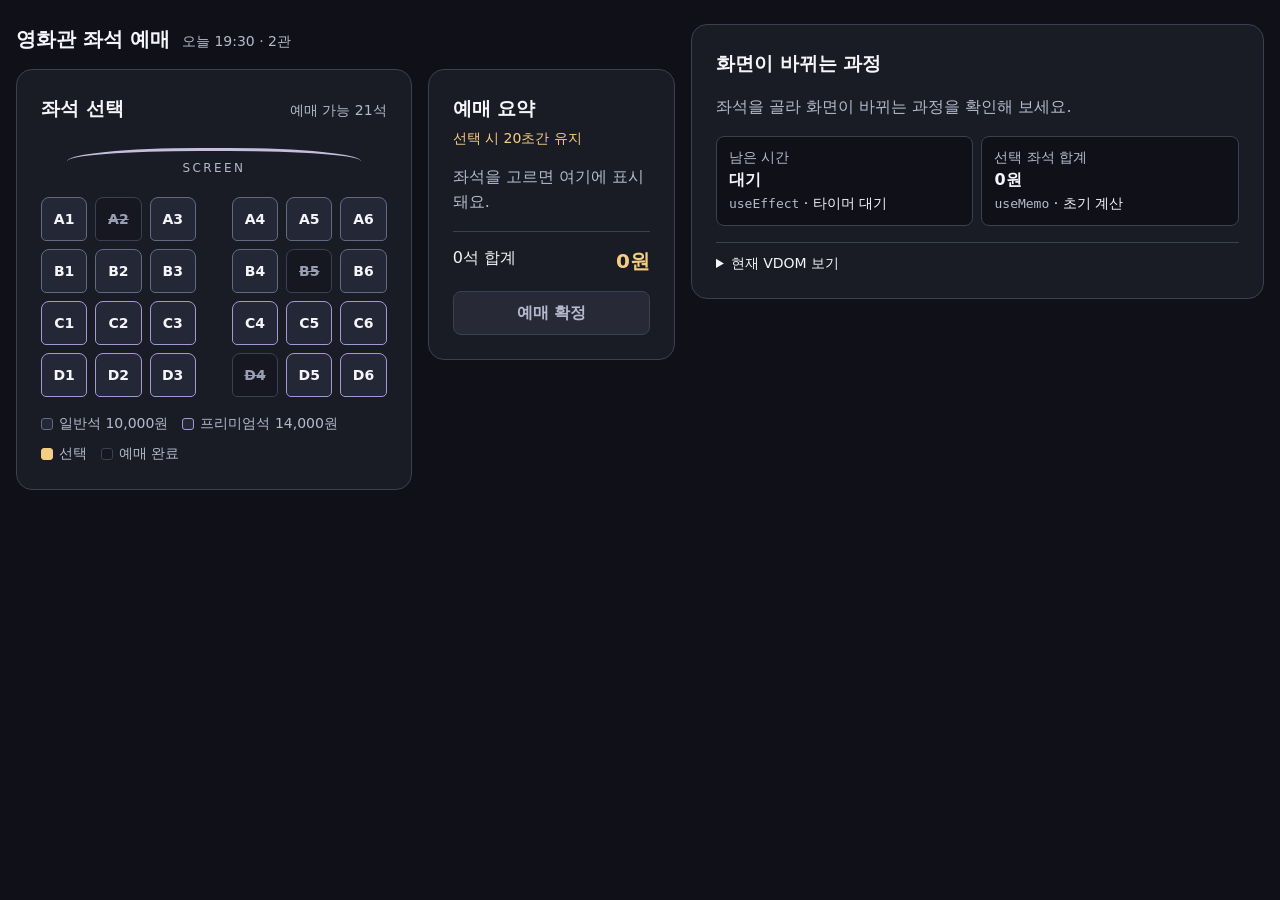
<file: pages/demo/cinema-booking.html>
<!doctype html>
<html lang="ko">
<head>
  <meta charset="utf-8">
  <meta name="viewport" content="width=device-width, initial-scale=1">
  <title>정글 극장 · 좌석 예매</title>
  <style>
    :root {
      color-scheme: dark;
      --background: #101118;
      --panel: #191b25;
      --surface: #242735;
      --line: #3b4053;
      --text: #f6f5fa;
      --muted: #b5b9cc;
      --accent: #f6ce83;
      --accent-ink: #291c06;
    }
    * { box-sizing: border-box; }
    body {
      margin: 0;
      background: var(--background);
      color: var(--text);
      font: 1rem/1.55 system-ui, sans-serif;
    }
    h1, h2, p { margin: 0; }
    button { font: inherit; }
    button:enabled { cursor: pointer; }
    button:focus-visible { outline: 2px solid white; outline-offset: 2px; }
    .shell { width: min(100% - 32px, 86rem); margin-inline: auto; padding-block: 24px 48px; }
    .workspace { display: grid; grid-template-columns: minmax(0, 1.15fr) minmax(0, 1fr); gap: 16px; align-items: start; }
    #booking { min-width: 0; container-type: inline-size; }
    #react-inspector { min-width: 0; position: sticky; inset-block-start: 16px; }
    .booking-heading { display: flex; flex-wrap: wrap; align-items: baseline; gap: 2px 12px; margin-block-end: 14px; }
    .booking-heading h1 { font-size: 1.25rem; }
    .muted { color: var(--muted); }
    .booking-grid { display: grid; gap: 16px; align-items: start; }
    @container (min-width: 39rem) {
      .booking-grid { grid-template-columns: minmax(0, 1.6fr) minmax(14rem, 1fr); }
    }
    .panel { min-width: 0; padding: clamp(12px, 3vw, 24px); border: 1px solid var(--line); border-radius: 16px; background: var(--panel); }
    .panel h2 { font-size: 1.2rem; }
    .panel-heading { display: flex; flex-wrap: wrap; justify-content: space-between; align-items: baseline; gap: 4px 12px; }
    .small { font-size: .875rem; }
    .screen {
      width: 85%;
      margin: 24px auto 20px;
      padding-block: 8px 0;
      border-block-start: 3px solid #c7bedf;
      border-radius: 45% 45% 0 0;
      color: var(--muted);
      text-align: center;
      font-size: .75rem;
      letter-spacing: .2em;
    }
    .seat-map { display: grid; gap: 8px; }
    .seat-row {
      display: grid;
      grid-template-columns: repeat(3, minmax(0, 1fr)) clamp(6px, 2vw, 20px) repeat(3, minmax(0, 1fr));
      gap: clamp(4px, 1vw, 8px);
    }
    .seat {
      min-width: 0;
      min-height: 44px;
      padding: 0;
      border: 1px solid #626981;
      border-radius: 8px 8px 5px 5px;
      background: var(--surface);
      color: var(--text);
      font-size: .875rem;
      font-weight: 650;
    }
    .seat:nth-child(4) { grid-column: 5; }
    .seat--premium { border-color: #a797d5; }
    .seat:enabled:hover { border-color: var(--accent); }
    .seat[aria-pressed="true"] { border-color: var(--accent); background: var(--accent); color: var(--accent-ink); }
    .seat:disabled { border-color: var(--line); background: #161720; color: #9b9fb4; text-decoration: line-through; }
    .legend { display: flex; flex-wrap: wrap; gap: 8px 14px; margin-block-start: 16px; color: var(--muted); }
    .legend span { display: inline-flex; align-items: center; gap: 6px; }
    .legend i { width: .75rem; height: .75rem; border: 1px solid #626981; border-radius: 3px; background: var(--surface); }
    .legend .premium { border-color: #a797d5; }
    .legend .picked { border-color: var(--accent); background: var(--accent); }
    .legend .booked i { border-color: var(--line); background: #161720; }
    .hold { color: var(--accent); font-variant-numeric: tabular-nums; }
    .summary-body { margin-block: 16px; }
    .summary-body ul { display: grid; gap: 4px; margin: 0; padding: 0; list-style: none; }
    .price-line { display: flex; justify-content: space-between; flex-wrap: wrap; gap: 2px 12px; }
    .total { padding-block: 14px; border-block-start: 1px solid var(--line); }
    .total strong { color: var(--accent); font-size: 1.25rem; font-variant-numeric: tabular-nums; }
    .notice { margin-block-end: 12px; color: var(--accent); }
    .notice:empty { margin: 0; }
    .actions { display: grid; gap: 8px; }
    .action {
      min-height: 44px;
      padding: 8px 12px;
      border: 1px solid var(--line);
      border-radius: 8px;
      background: var(--surface);
      color: var(--text);
      font-weight: 650;
    }
    .action--primary { border-color: var(--accent); background: var(--accent); color: var(--accent-ink); }
    .action:disabled { border-color: var(--line); background: #272936; color: var(--muted); }
    .inspector {
      display: grid;
      gap: 16px;
      word-break: keep-all;
      overflow-wrap: anywhere;
      font-variant-numeric: tabular-nums;
    }
    .inspector-action { display: grid; gap: 10px; }
    .inspector-event { font-size: 1.125rem; font-weight: 700; }
    .inspector-event code { margin-inline-start: 8px; color: var(--muted); font-size: .8125rem; }
    .inspector-flow { display: grid; gap: 8px; margin: 0; padding: 0; list-style: none; }
    .inspector-flow li {
      padding: 8px 12px;
      border-inline-start: 2px solid var(--line);
      background: var(--background);
    }
    .inspector-flow code, .inspector-metric code { color: var(--muted); font-size: .8125rem; }
    .inspector-flow .state-change { border-inline-start-color: var(--accent); }
    .inspector-flow strong { color: var(--accent); }
    .inspector-metrics {
      display: grid;
      grid-template-columns: repeat(2, minmax(0, 1fr));
      gap: 8px;
    }
    .inspector-metric {
      min-width: 0;
      padding: 10px 12px;
      border: 1px solid var(--line);
      border-radius: 8px;
      background: var(--background);
    }
    .inspector-metric.changed { border-color: var(--accent); }
    .inspector-value { font-weight: 700; }
    .inspector-metric.changed .inspector-value { color: var(--accent); }
    .inspector-vdom {
      padding-block-start: 10px;
      border-block-start: 1px solid var(--line);
    }
    .inspector-vdom summary { cursor: pointer; font-size: .875rem; }
    .inspector-vdom pre {
      max-height: min(45dvh, 24rem);
      overflow: auto;
      margin: 8px 0 0;
      white-space: pre-wrap;
      overflow-wrap: anywhere;
      font: .8125rem/1.55 ui-monospace, monospace;
    }
    @media (max-width: 52rem) {
      .workspace { grid-template-columns: minmax(0, 1fr); }
      #react-inspector { position: static; }
    }
  </style>
</head>
<body>
  <main class="shell workspace">
    <div id="booking"></div>
    <div id="react-inspector"></div>
  </main>
  <noscript>좌석을 예매하려면 자바스크립트를 켜 주세요.</noscript>

  <script type="module">
    import { FunctionComponent } from '../../src/component.js';
    import { diff } from '../../src/diff.js';
    import { h } from '../../src/vdom.js';
    import { useEffect, useMemo, useState } from '../../src/hooks.js';

    const HOLD_SECONDS = 20;
    const TIMER_SOURCE = '타이머 갱신';
    const NUMBER = new Intl.NumberFormat('ko-KR');
    const STANDARD = { label: '일반석', price: 10000 };
    const PREMIUM = { label: '프리미엄석', price: 14000 };
    const ROWS = ['A', 'B', 'C', 'D'].map((row, index) =>
      Array.from({ length: 6 }, (_, column) => ({
        id: `${row}${column + 1}`,
        tier: index < 2 ? STANDARD : PREMIUM,
      })),
    );
    const SEATS = ROWS.flat();

    function formatPrice(price) {
      return `${NUMBER.format(price)}원`;
    }

    function remainingTime(deadline, now = Date.now()) {
      return Math.max(0, Math.ceil((deadline - now) / 1000));
    }

    function formatTime(seconds) {
      return [Math.floor(seconds / 60), seconds % 60].map((part) => String(part).padStart(2, '0')).join(':');
    }

    function summarize(selectedIds) {
      const seats = SEATS.filter(({ id }) => selectedIds.includes(id));
      return { seats, total: seats.reduce((total, seat) => total + seat.tier.price, 0) };
    }

    function clearSelection(booking, expired = false) {
      return { ...booking, selectedIds: [], deadline: null, seconds: 0, receipt: null, expired };
    }

    function setBookingFrom(setBooking, source, update) {
      setBooking((current) => {
        const next = update(current);
        return next === current ? current : { ...next, source };
      });
    }

    function SeatMap({ selectedIds, bookedIds, onSelect }) {
      return h('section', { class: 'panel', 'aria-labelledby': 'seat-heading' },
        h('div', { class: 'panel-heading' },
          h('h2', { id: 'seat-heading' }, '좌석 선택'),
          h('p', { class: 'muted small' }, `예매 가능 ${SEATS.length - bookedIds.length}석`),
        ),
        h('p', { class: 'screen' }, 'SCREEN'),
        h('div', { class: 'seat-map' }, ROWS.map((row) =>
          h('div', { class: 'seat-row' }, row.map(({ id, tier }) => {
            const selected = selectedIds.includes(id);
            const booked = bookedIds.includes(id);
            const label = `${id} ${tier.label}, ${booked ? '예매 완료' : formatPrice(tier.price)}`;
            return h('button', {
              type: 'button',
              class: tier === PREMIUM ? 'seat seat--premium' : 'seat',
              'data-seat': id,
              'aria-label': label,
              'aria-pressed': booked ? undefined : String(selected),
              disabled: booked ? '' : undefined,
              onclick: onSelect,
            }, id);
          })),
        )),
        h('div', { class: 'legend small' },
          h('span', {}, h('i', { 'aria-hidden': 'true' }), `일반석 ${formatPrice(STANDARD.price)}`),
          h('span', {}, h('i', { class: 'premium', 'aria-hidden': 'true' }), `프리미엄석 ${formatPrice(PREMIUM.price)}`),
          h('span', {}, h('i', { class: 'picked', 'aria-hidden': 'true' }), '선택'),
          h('span', { class: 'booked' }, h('i', { 'aria-hidden': 'true' }), '예매 완료'),
        ),
      );
    }

    function BookingSummary({ summary, receipt, seconds, expired, onConfirm, onClear }) {
      const { seats, total } = receipt ?? summary;
      return h('section', { class: 'panel', 'aria-labelledby': 'summary-heading' },
        h('div', { class: 'panel-heading' },
          h('h2', { id: 'summary-heading' }, receipt ? '예매 완료' : '예매 요약'),
          h('p', { class: 'hold small', role: receipt ? undefined : 'timer' },
            receipt ? '2관 · 19:30' : seconds > 0 ? `남은 시간 ${formatTime(seconds)}` : `선택 시 ${HOLD_SECONDS}초간 유지`,
          ),
        ),
        h('div', { class: 'summary-body' }, seats.length > 0
          ? h('ul', { 'aria-label': '좌석 내역' }, seats.map(({ id, tier }) =>
              h('li', { class: 'price-line' },
                h('span', {}, `${id} · ${tier.label}`),
                h('span', { class: 'muted' }, formatPrice(tier.price)),
              ),
            ))
          : h('p', { class: 'muted' }, '좌석을 고르면 여기에 표시돼요.'),
        ),
        h('p', { class: 'price-line total', 'aria-live': 'polite', 'aria-atomic': 'true' },
          h('span', {}, `${seats.length}석 합계`),
          h('strong', { id: 'booking-total' }, formatPrice(total)),
        ),
        h('p', { class: 'notice small', role: 'status' }, expired
          ? '선택 시간이 끝났어요. 좌석을 다시 골라 주세요.'
          : receipt ? '선택한 좌석의 모의 예매가 완료됐어요.' : null,
        ),
        h('div', { class: 'actions' },
          h('button', {
            type: 'button', class: 'action action--primary', onclick: onConfirm,
            disabled: seats.length === 0 ? '' : undefined,
          }, receipt ? '다른 좌석 고르기' : '예매 확정'),
          seats.length > 0 && !receipt
            ? h('button', { type: 'button', class: 'action', onclick: onClear }, '선택 비우기')
            : null,
        ),
      );
    }

    function BookingApp() {
      const [booking, setBooking] = useState({
        selectedIds: [], bookedIds: ['A2', 'B5', 'D4'],
        deadline: null, seconds: 0, receipt: null, expired: false,
      });
      const { selectedIds, bookedIds, deadline, seconds, receipt, expired } = booking;
      const summary = useMemo(() => summarize(selectedIds), [selectedIds]);

      // 첫 렌더의 setter도 함수형 업데이트로 항상 현재 상태를 읽는다.
      const actions = useMemo(() => ({
        onSelect(event) {
          const id = event.currentTarget.dataset.seat;
          setBookingFrom(setBooking, `${id} 좌석 클릭`, (current) => {
            if (current.bookedIds.includes(id)) return current;
            const now = Date.now();
            const active = current.deadline !== null && current.deadline <= now ? clearSelection(current) : current;
            const ids = active.selectedIds.includes(id)
              ? active.selectedIds.filter((selected) => selected !== id)
              : [...active.selectedIds, id];
            if (ids.length === 0) return clearSelection(active);
            const nextDeadline = active.deadline ?? now + HOLD_SECONDS * 1000;
            return {
              ...active, selectedIds: ids, deadline: nextDeadline,
              seconds: remainingTime(nextDeadline, now), receipt: null, expired: false,
            };
          });
        },
        onClear() {
          setBookingFrom(setBooking, '선택 비우기', clearSelection);
        },
        onConfirm(event) {
          setBookingFrom(setBooking, event.currentTarget.textContent, (current) => {
            if (current.receipt) return clearSelection(current);
            if (current.selectedIds.length === 0) return current;
            if (remainingTime(current.deadline) === 0) return clearSelection(current, true);
            return {
              ...clearSelection(current),
              bookedIds: [...current.bookedIds, ...current.selectedIds],
              receipt: summarize(current.selectedIds),
            };
          });
        },
      }), []);

      useEffect(() => {
        if (deadline === null) return;
        const timer = setInterval(() => {
          setBookingFrom(setBooking, TIMER_SOURCE, (current) => {
            if (current.deadline !== deadline) return current;
            const nextSeconds = remainingTime(deadline);
            if (nextSeconds === 0) return clearSelection(current, true);
            return nextSeconds === current.seconds ? current : { ...current, seconds: nextSeconds };
          });
        }, 200);
        return () => clearInterval(timer);
      }, [deadline]);

      useEffect(() => {
        publishInspection(booking, summary);
      }, [booking, summary]);

      return h('div', {},
        h('header', { class: 'booking-heading' },
          h('h1', {}, '영화관 좌석 예매'),
          h('p', { class: 'muted small' }, '오늘 19:30 · 2관'),
        ),
        h('div', { class: 'booking-grid' },
          h(SeatMap, { selectedIds, bookedIds, onSelect: actions.onSelect }),
          h(BookingSummary, { summary, receipt, seconds, expired, onConfirm: actions.onConfirm, onClear: actions.onClear }),
        ),
      );
    }

    let setInspection;

    function ReactInspector() {
      const [snapshot, setSnapshot] = useState(null);
      const [expanded, setExpanded] = useState(false);
      const onToggle = useMemo(() => (event) => setExpanded(event.currentTarget.open), []);
      useEffect(() => {
        setInspection = setSnapshot;
        return () => { setInspection = undefined; };
      }, []);

      const { action, timer, price, vnode, patchCount } = snapshot ?? {};
      return h('aside', { class: 'panel inspector', 'aria-labelledby': 'inspector-heading' },
        h('h2', { id: 'inspector-heading' }, '화면이 바뀌는 과정'),
        action ? h(BookingAction, { action }) : h('p', { class: 'muted' }, '좌석을 골라 화면이 바뀌는 과정을 확인해 보세요.'),
        snapshot ? h('div', { class: 'inspector-metrics' },
          h(InspectorMetric, { label: '남은 시간', hook: 'useEffect', ...timer }),
          h(InspectorMetric, { label: '선택 좌석 합계', hook: 'useMemo', ...price }),
        ) : null,
        h('details', { class: 'inspector-vdom', ontoggle: onToggle },
          h('summary', {}, '현재 VDOM 보기', patchCount === null || patchCount === undefined
            ? null : h('span', { class: 'muted' }, ` · 최근 Diff ${patchCount}건`)),
          expanded && vnode ? h('pre', { tabindex: '0', 'aria-label': '현재 예매 화면의 VDOM' },
            JSON.stringify(vnode, (_, value) => typeof value === 'function' ? '[함수]' : value, 2),
          ) : null,
        ),
      );
    }

    function BookingAction({ action }) {
      const { source, before, after, seatChange, summaryChange, patchCount } = action;
      return h('section', { class: 'inspector-action', 'aria-label': '마지막 예매 동작' },
        h('p', { class: 'inspector-event' }, source, h('code', {}, 'setBooking()')),
        h('ol', { class: 'inspector-flow' },
          h('li', { class: 'state-change' },
            h('code', {}, 'useState'), h('p', {}, '선택 좌석 ', h('span', { class: 'muted' }, `${before} → `), h('strong', {}, after))),
          h('li', {},
            h('p', {}, h('code', {}, 'SeatMap'), ' · ', seatChange),
            h('p', {}, h('code', {}, 'BookingSummary'), ' · ', summaryChange)),
          h('li', {}, h('p', {}, `새 VDOM → Diff ${patchCount}건 → DOM 반영`)),
        ),
      );
    }

    function InspectorMetric({ label, hook, before, value, status }) {
      return h('section', { class: before === null ? 'inspector-metric' : 'inspector-metric changed', 'aria-label': label },
        h('p', { class: 'small muted' }, label),
        h('p', {},
          before === null ? null : h('span', { class: 'small muted' }, `${before} → `),
          h('span', { class: 'inspector-value' }, value)),
        h('p', { class: 'small' }, h('code', {}, hook), ' · ', status),
      );
    }

    function timerEffectStatus(deadline, previousDeadline) {
      if (deadline === null) return '타이머 정리';
      return previousDeadline === null ? '타이머 시작' : '타이머 재시작';
    }

    function describeBookingAction(previous, booking, memo, patchCount) {
      const { selectedIds, bookedIds, receipt, source } = booking;
      const added = selectedIds.filter((id) => !previous.booking.selectedIds.includes(id));
      const removed = previous.booking.selectedIds.filter((id) => !selectedIds.includes(id));
      const booked = bookedIds.filter((id) => !previous.booking.bookedIds.includes(id));
      const seatChanges = [
        booked.length && `${booked.join(', ')} 예매 완료`,
        added.length && `${added.join(', ')} 선택`,
        !booked.length && removed.length && `${removed.join(', ')} 선택 해제`,
      ].filter(Boolean);
      const summary = receipt ?? memo;
      const oldTotal = (previous.booking.receipt ?? previous.memo).total;
      const total = oldTotal === summary.total
        ? formatPrice(summary.total) : `${formatPrice(oldTotal)} → ${formatPrice(summary.total)}`;
      return {
        source,
        before: previous.booking.selectedIds.join(', ') || '없음',
        after: selectedIds.join(', ') || '없음',
        seatChange: seatChanges.join(' · ') || '좌석 변경 없음',
        summaryChange: `${receipt ? '예매 완료 · ' : ''}${summary.seats.length}석 · ${total}`,
        patchCount,
      };
    }

    const bookingApp = new FunctionComponent(BookingApp);
    let previous;
    let lastAction = null;
    let timerStatus = '타이머 대기';

    function publishInspection(booking, memo) {
      const { deadline, seconds, expired, source } = booking;
      const { vnode } = bookingApp;
      const patchCount = previous ? diff(previous.vnode, vnode).length : null;
      if (previous && source && source !== TIMER_SOURCE) {
        lastAction = describeBookingAction(previous, booking, memo, patchCount);
      }
      if (previous && deadline !== previous.booking.deadline) {
        timerStatus = timerEffectStatus(deadline, previous.booking.deadline);
      }

      const previousSeconds = previous?.booking.seconds;
      const previousTotal = previous?.memo.total;
      const timer = {
        before: source === TIMER_SOURCE && !expired && seconds !== previousSeconds ? formatTime(previousSeconds) : null,
        value: expired ? '시간 만료' : deadline === null ? '대기' : formatTime(seconds),
        status: timerStatus,
      };
      const price = {
        before: previous && memo.total !== previousTotal ? formatPrice(previousTotal) : null,
        value: formatPrice(memo.total),
        status: memo === previous?.memo ? '재사용' : previous ? '다시 계산' : '초기 계산',
      };
      previous = { booking, memo, vnode };
      setInspection?.({ action: lastAction, timer, price, vnode, patchCount });
    }

    const inspector = new FunctionComponent(ReactInspector);
    inspector.mount(document.getElementById('react-inspector'));
    bookingApp.mount(document.getElementById('booking'));
  </script>
</body>
</html>
</file>
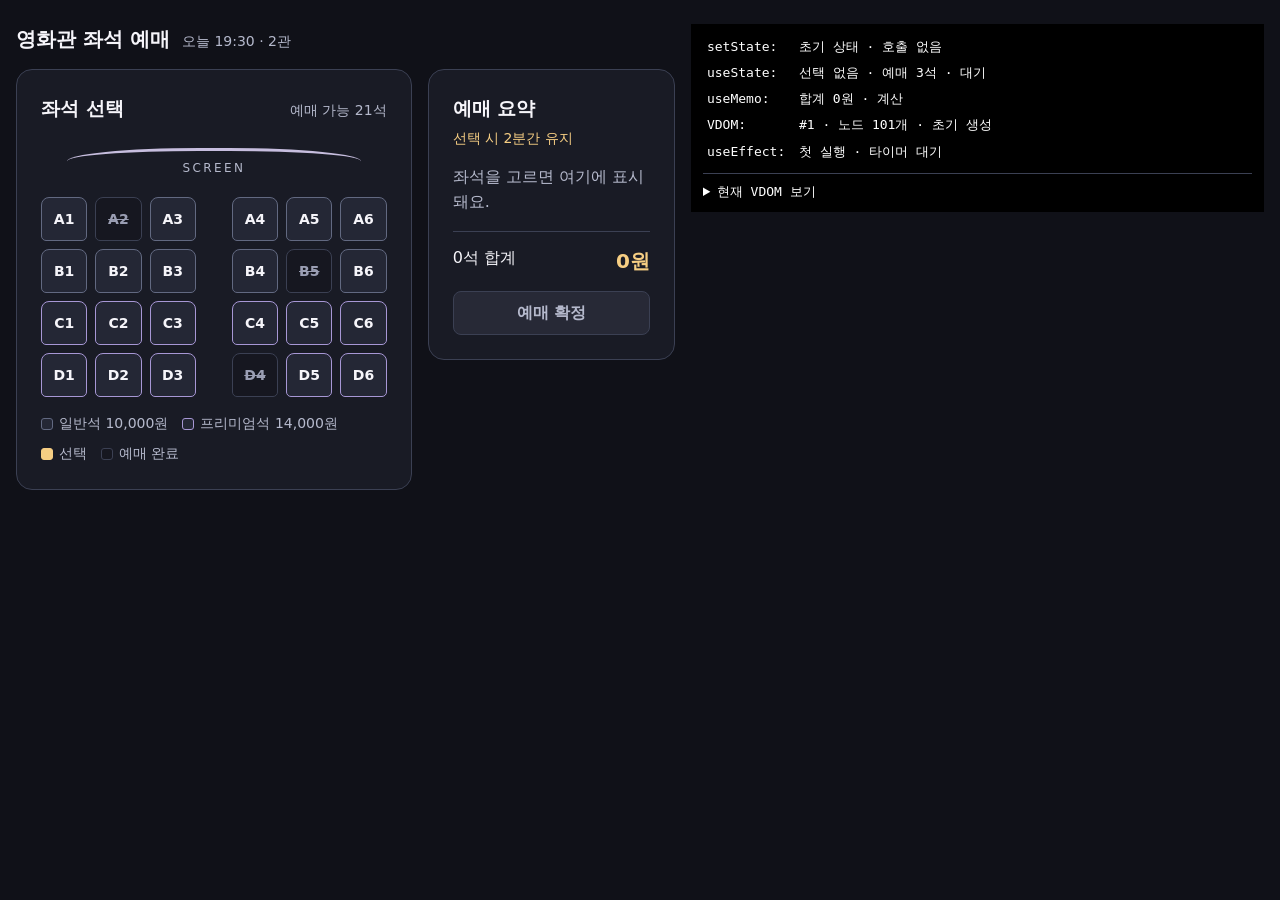
<file: pages/examples/cinema-booking.html>
<!doctype html>
<html lang="ko">
<head>
  <meta charset="utf-8">
  <meta name="viewport" content="width=device-width, initial-scale=1">
  <title>밤의 극장 · 좌석 예매</title>
  <style>
    :root {
      color-scheme: dark;
      --background: #101118;
      --panel: #191b25;
      --surface: #242735;
      --line: #3b4053;
      --text: #f6f5fa;
      --muted: #b5b9cc;
      --accent: #f6ce83;
      --accent-ink: #291c06;
    }
    * { box-sizing: border-box; }
    body {
      margin: 0;
      background: var(--background);
      color: var(--text);
      font: 1rem/1.55 system-ui, sans-serif;
    }
    h1, h2, p { margin: 0; }
    button { font: inherit; }
    button:enabled { cursor: pointer; }
    button:focus-visible { outline: 2px solid white; outline-offset: 2px; }
    .shell { width: min(100% - 32px, 86rem); margin-inline: auto; padding-block: 24px 48px; }
    .workspace { display: grid; grid-template-columns: minmax(0, 1.15fr) minmax(0, 1fr); gap: 16px; align-items: start; }
    #booking { min-width: 0; container-type: inline-size; }
    #react-inspector { min-width: 0; position: sticky; inset-block-start: 16px; }
    .booking-heading { display: flex; flex-wrap: wrap; align-items: baseline; gap: 2px 12px; margin-block-end: 14px; }
    .booking-heading h1 { font-size: 1.25rem; }
    .muted { color: var(--muted); }
    .booking-grid { display: grid; gap: 16px; align-items: start; }
    @container (min-width: 39rem) {
      .booking-grid { grid-template-columns: minmax(0, 1.6fr) minmax(14rem, 1fr); }
    }
    .panel { min-width: 0; padding: clamp(12px, 3vw, 24px); border: 1px solid var(--line); border-radius: 16px; background: var(--panel); }
    .panel h2 { font-size: 1.2rem; }
    .panel-heading { display: flex; flex-wrap: wrap; justify-content: space-between; align-items: baseline; gap: 4px 12px; }
    .small { font-size: .875rem; }
    .screen {
      width: 85%;
      margin: 24px auto 20px;
      padding-block: 8px 0;
      border-block-start: 3px solid #c7bedf;
      border-radius: 45% 45% 0 0;
      color: var(--muted);
      text-align: center;
      font-size: .75rem;
      letter-spacing: .2em;
    }
    .seat-map { display: grid; gap: 8px; }
    .seat-row {
      display: grid;
      grid-template-columns: repeat(3, minmax(0, 1fr)) clamp(6px, 2vw, 20px) repeat(3, minmax(0, 1fr));
      gap: clamp(4px, 1vw, 8px);
    }
    .seat {
      min-width: 0;
      min-height: 44px;
      padding: 0;
      border: 1px solid #626981;
      border-radius: 8px 8px 5px 5px;
      background: var(--surface);
      color: var(--text);
      font-size: .875rem;
      font-weight: 650;
    }
    .seat:nth-child(4) { grid-column: 5; }
    .seat--premium { border-color: #a797d5; }
    .seat:enabled:hover { border-color: var(--accent); }
    .seat[aria-pressed="true"] { border-color: var(--accent); background: var(--accent); color: var(--accent-ink); }
    .seat:disabled { border-color: var(--line); background: #161720; color: #9b9fb4; text-decoration: line-through; }
    .legend { display: flex; flex-wrap: wrap; gap: 8px 14px; margin-block-start: 16px; color: var(--muted); }
    .legend span { display: inline-flex; align-items: center; gap: 6px; }
    .legend i { width: .75rem; height: .75rem; border: 1px solid #626981; border-radius: 3px; background: var(--surface); }
    .legend .premium { border-color: #a797d5; }
    .legend .picked { border-color: var(--accent); background: var(--accent); }
    .legend .booked i { border-color: var(--line); background: #161720; }
    .hold { color: var(--accent); font-variant-numeric: tabular-nums; }
    .summary-body { margin-block: 16px; }
    .summary-body ul { display: grid; gap: 4px; margin: 0; padding: 0; list-style: none; }
    .price-line { display: flex; justify-content: space-between; flex-wrap: wrap; gap: 2px 12px; }
    .total { padding-block: 14px; border-block-start: 1px solid var(--line); }
    .total strong { color: var(--accent); font-size: 1.25rem; font-variant-numeric: tabular-nums; }
    .notice { margin-block-end: 12px; color: var(--accent); }
    .notice:empty { margin: 0; }
    .actions { display: grid; gap: 8px; }
    .action {
      min-height: 44px;
      padding: 8px 12px;
      border: 1px solid var(--line);
      border-radius: 8px;
      background: var(--surface);
      color: var(--text);
      font-weight: 650;
    }
    .action--primary { border-color: var(--accent); background: var(--accent); color: var(--accent-ink); }
    .action:disabled { border-color: var(--line); background: #272936; color: var(--muted); }
    .inspector {
      padding: 10px 12px;
      background: #000;
      color: #fff;
      font: .8125rem/1.55 ui-monospace, monospace;
      font-variant-numeric: tabular-nums;
    }
    .inspector dl, .inspector dd { margin: 0; }
    .inspector-row {
      display: grid;
      grid-template-columns: 5.25rem minmax(0, 1fr);
      gap: 8px;
      padding: 3px 4px;
      overflow-wrap: anywhere;
    }
    .inspector-vdom { margin-block-start: 8px; padding-block-start: 8px; border-block-start: 1px solid var(--line); }
    .inspector-vdom summary { cursor: pointer; }
    .inspector-vdom pre {
      max-height: min(45dvh, 24rem);
      overflow: auto;
      margin: 8px 0 0;
      white-space: pre-wrap;
      overflow-wrap: anywhere;
      font: inherit;
    }
    @media (max-width: 52rem) {
      .workspace { grid-template-columns: minmax(0, 1fr); }
      #react-inspector { position: static; }
    }
  </style>
</head>
<body>
  <main class="shell workspace">
    <div id="booking"></div>
    <div id="react-inspector"></div>
  </main>
  <noscript>좌석을 예매하려면 자바스크립트를 켜 주세요.</noscript>

  <script type="module">
    import { FunctionComponent } from '../../src/component.js';
    import { diff } from '../../src/diff.js';
    import { h } from '../../src/vdom.js';
    import { useEffect, useMemo, useState } from '../../src/hooks.js';

    const HOLD_SECONDS = 120;
    const NUMBER = new Intl.NumberFormat('ko-KR');
    const STANDARD = { label: '일반석', price: 10000 };
    const PREMIUM = { label: '프리미엄석', price: 14000 };
    const ROWS = ['A', 'B', 'C', 'D'].map((row, index) =>
      Array.from({ length: 6 }, (_, column) => ({
        id: `${row}${column + 1}`,
        tier: index < 2 ? STANDARD : PREMIUM,
      })),
    );
    const SEATS = ROWS.flat();

    function formatPrice(price) {
      return `${NUMBER.format(price)}원`;
    }

    function remainingTime(deadline, now = Date.now()) {
      return Math.max(0, Math.ceil((deadline - now) / 1000));
    }

    function formatTime(seconds) {
      return [Math.floor(seconds / 60), seconds % 60].map((part) => String(part).padStart(2, '0')).join(':');
    }

    function summarize(selectedIds) {
      const seats = SEATS.filter(({ id }) => selectedIds.includes(id));
      return { seats, total: seats.reduce((total, seat) => total + seat.tier.price, 0) };
    }

    function clearSelection(booking, expired = false) {
      return { ...booking, selectedIds: [], deadline: null, seconds: 0, receipt: null, expired };
    }

    function setBookingFrom(setBooking, source, update) {
      setBooking((current) => {
        const next = update(current);
        return next === current ? current : { ...next, source };
      });
    }

    function SeatMap({ selectedIds, bookedIds, onSelect }) {
      return h('section', { class: 'panel', 'aria-labelledby': 'seat-heading' },
        h('div', { class: 'panel-heading' },
          h('h2', { id: 'seat-heading' }, '좌석 선택'),
          h('p', { class: 'muted small' }, `예매 가능 ${SEATS.length - bookedIds.length}석`),
        ),
        h('p', { class: 'screen' }, 'SCREEN'),
        h('div', { class: 'seat-map' }, ROWS.map((row) =>
          h('div', { class: 'seat-row' }, row.map(({ id, tier }) => {
            const selected = selectedIds.includes(id);
            const booked = bookedIds.includes(id);
            const label = `${id} ${tier.label}, ${booked ? '예매 완료' : formatPrice(tier.price)}`;
            return h('button', {
              type: 'button',
              class: tier === PREMIUM ? 'seat seat--premium' : 'seat',
              'data-seat': id,
              'aria-label': label,
              'aria-pressed': booked ? undefined : String(selected),
              disabled: booked ? '' : undefined,
              onclick: onSelect,
            }, id);
          })),
        )),
        h('div', { class: 'legend small' },
          h('span', {}, h('i', { 'aria-hidden': 'true' }), `일반석 ${formatPrice(STANDARD.price)}`),
          h('span', {}, h('i', { class: 'premium', 'aria-hidden': 'true' }), `프리미엄석 ${formatPrice(PREMIUM.price)}`),
          h('span', {}, h('i', { class: 'picked', 'aria-hidden': 'true' }), '선택'),
          h('span', { class: 'booked' }, h('i', { 'aria-hidden': 'true' }), '예매 완료'),
        ),
      );
    }

    function BookingSummary({ summary, receipt, seconds, expired, onConfirm, onClear }) {
      const { seats, total } = receipt ?? summary;
      return h('section', { class: 'panel', 'aria-labelledby': 'summary-heading' },
        h('div', { class: 'panel-heading' },
          h('h2', { id: 'summary-heading' }, receipt ? '예매 완료' : '예매 요약'),
          h('p', { class: 'hold small', role: receipt ? undefined : 'timer' },
            receipt ? '2관 · 19:30' : seconds > 0 ? `남은 시간 ${formatTime(seconds)}` : '선택 시 2분간 유지',
          ),
        ),
        h('div', { class: 'summary-body' }, seats.length > 0
          ? h('ul', { 'aria-label': '좌석 내역' }, seats.map(({ id, tier }) =>
              h('li', { class: 'price-line' },
                h('span', {}, `${id} · ${tier.label}`),
                h('span', { class: 'muted' }, formatPrice(tier.price)),
              ),
            ))
          : h('p', { class: 'muted' }, '좌석을 고르면 여기에 표시돼요.'),
        ),
        h('p', { class: 'price-line total', 'aria-live': 'polite', 'aria-atomic': 'true' },
          h('span', {}, `${seats.length}석 합계`),
          h('strong', { id: 'booking-total' }, formatPrice(total)),
        ),
        h('p', { class: 'notice small', role: 'status' }, expired
          ? '선택 시간이 끝났어요. 좌석을 다시 골라 주세요.'
          : receipt ? '선택한 좌석의 모의 예매가 완료됐어요.' : null,
        ),
        h('div', { class: 'actions' },
          h('button', {
            type: 'button', class: 'action action--primary', onclick: onConfirm,
            disabled: seats.length === 0 ? '' : undefined,
          }, receipt ? '다른 좌석 고르기' : '예매 확정'),
          seats.length > 0 && !receipt
            ? h('button', { type: 'button', class: 'action', onclick: onClear }, '선택 비우기')
            : null,
        ),
      );
    }

    function BookingApp() {
      const [booking, setBooking] = useState({
        selectedIds: [], bookedIds: ['A2', 'B5', 'D4'],
        deadline: null, seconds: 0, receipt: null, expired: false,
      });
      const { selectedIds, bookedIds, deadline, seconds, receipt, expired } = booking;
      const summary = useMemo(() => summarize(selectedIds), [selectedIds]);

      // 첫 렌더의 setter도 함수형 업데이트로 항상 현재 상태를 읽는다.
      const actions = useMemo(() => ({
        onSelect(event) {
          const id = event.currentTarget.dataset.seat;
          setBookingFrom(setBooking, `${id} 좌석 클릭`, (current) => {
            if (current.bookedIds.includes(id)) return current;
            const now = Date.now();
            const active = current.deadline !== null && current.deadline <= now ? clearSelection(current) : current;
            const ids = active.selectedIds.includes(id)
              ? active.selectedIds.filter((selected) => selected !== id)
              : [...active.selectedIds, id];
            if (ids.length === 0) return clearSelection(active);
            const nextDeadline = active.deadline ?? now + HOLD_SECONDS * 1000;
            return {
              ...active, selectedIds: ids, deadline: nextDeadline,
              seconds: remainingTime(nextDeadline, now), receipt: null, expired: false,
            };
          });
        },
        onClear() {
          setBookingFrom(setBooking, '선택 비우기', clearSelection);
        },
        onConfirm(event) {
          setBookingFrom(setBooking, event.currentTarget.textContent, (current) => {
            if (current.receipt) return clearSelection(current);
            if (current.selectedIds.length === 0) return current;
            if (remainingTime(current.deadline) === 0) return clearSelection(current, true);
            return {
              ...clearSelection(current),
              bookedIds: [...current.bookedIds, ...current.selectedIds],
              receipt: summarize(current.selectedIds),
            };
          });
        },
      }), []);

      useEffect(() => {
        if (deadline === null) return;
        const timer = setInterval(() => {
          setBookingFrom(setBooking, '타이머 갱신', (current) => {
            if (current.deadline !== deadline) return current;
            const nextSeconds = remainingTime(deadline);
            if (nextSeconds === 0) return clearSelection(current, true);
            return nextSeconds === current.seconds ? current : { ...current, seconds: nextSeconds };
          });
        }, 200);
        return () => clearInterval(timer);
      }, [deadline]);

      useEffect(() => {
        publishInspection(booking, summary);
      }, [booking, summary]);

      return h('div', {},
        h('header', { class: 'booking-heading' },
          h('h1', {}, '영화관 좌석 예매'),
          h('p', { class: 'muted small' }, '오늘 19:30 · 2관'),
        ),
        h('div', { class: 'booking-grid' },
          h(SeatMap, { selectedIds, bookedIds, onSelect: actions.onSelect }),
          h(BookingSummary, { summary, receipt, seconds, expired, onConfirm: actions.onConfirm, onClear: actions.onClear }),
        ),
      );
    }

    const INSPECTOR_LABELS = ['setState', 'useState', 'useMemo', 'VDOM', 'useEffect'];

    let setInspection;

    function ReactInspector() {
      const [{ rows, vnode }, setSnapshot] = useState({ rows: [], vnode: null });
      const [expanded, setExpanded] = useState(false);
      const onToggle = useMemo(() => (event) => setExpanded(event.currentTarget.open), []);
      useEffect(() => {
        setInspection = setSnapshot;
        return () => { setInspection = undefined; };
      }, []);

      return h('aside', { class: 'inspector', 'aria-label': '미니 React 실시간 상태' },
        h('dl', {}, rows.map((value, index) =>
          h('div', { class: 'inspector-row' },
            h('dt', { translate: 'no' }, `${INSPECTOR_LABELS[index]}:`),
            h('dd', {}, value),
          ),
        )),
        h('details', { class: 'inspector-vdom', ontoggle: onToggle },
          h('summary', {}, '현재 VDOM 보기'),
          expanded && vnode ? h('pre', { tabindex: '0', 'aria-label': '현재 예매 화면의 VDOM' },
            JSON.stringify(vnode, (_, value) => typeof value === 'function' ? '[함수]' : value, 2),
          ) : null,
        ),
      );
    }

    function countVdomNodes(node) {
      if (typeof node === 'string') return 1;
      return 1 + node.children.reduce((count, child) => count + countVdomNodes(child), 0);
    }

    function timerEffectStatus(deadline, previousDeadline) {
      if (previousDeadline === undefined) return '첫 실행 · 타이머 대기';
      if (deadline === previousDeadline) return deadline === null ? '타이머 대기' : '타이머 유지';
      if (deadline === null) return '타이머 정리';
      return previousDeadline === null ? '타이머 시작' : '타이머 재시작';
    }

    const bookingApp = new FunctionComponent(BookingApp);
    let previousVdom;
    let previousMemo;
    let previousDeadline;
    let renderNumber = 0;

    function publishInspection(booking, memo) {
      const { selectedIds, bookedIds, deadline, seconds, expired, source } = booking;
      const { vnode } = bookingApp;
      const hold = deadline === null ? (expired ? '시간 만료' : '대기') : formatTime(seconds);
      const change = previousVdom === undefined ? '초기 생성' : `Diff ${diff(previousVdom, vnode).length}건`;
      renderNumber++;
      const rows = [
        source ? `${expired && source === '타이머 갱신' ? '시간 만료' : source} · 반영 #${renderNumber}` : '초기 상태 · 호출 없음',
        `선택 ${selectedIds.join(', ') || '없음'} · 예매 ${bookedIds.length}석 · ${hold}`,
        `합계 ${formatPrice(memo.total)} · ${memo === previousMemo ? '재사용' : '계산'}`,
        `#${renderNumber} · 노드 ${countVdomNodes(vnode)}개 · ${change}`,
        timerEffectStatus(deadline, previousDeadline),
      ];
      previousVdom = vnode;
      previousMemo = memo;
      previousDeadline = deadline;
      setInspection?.({ rows, vnode });
    }

    const inspector = new FunctionComponent(ReactInspector);
    inspector.mount(document.getElementById('react-inspector'));
    bookingApp.mount(document.getElementById('booking'));
  </script>
</body>
</html>
</file>
